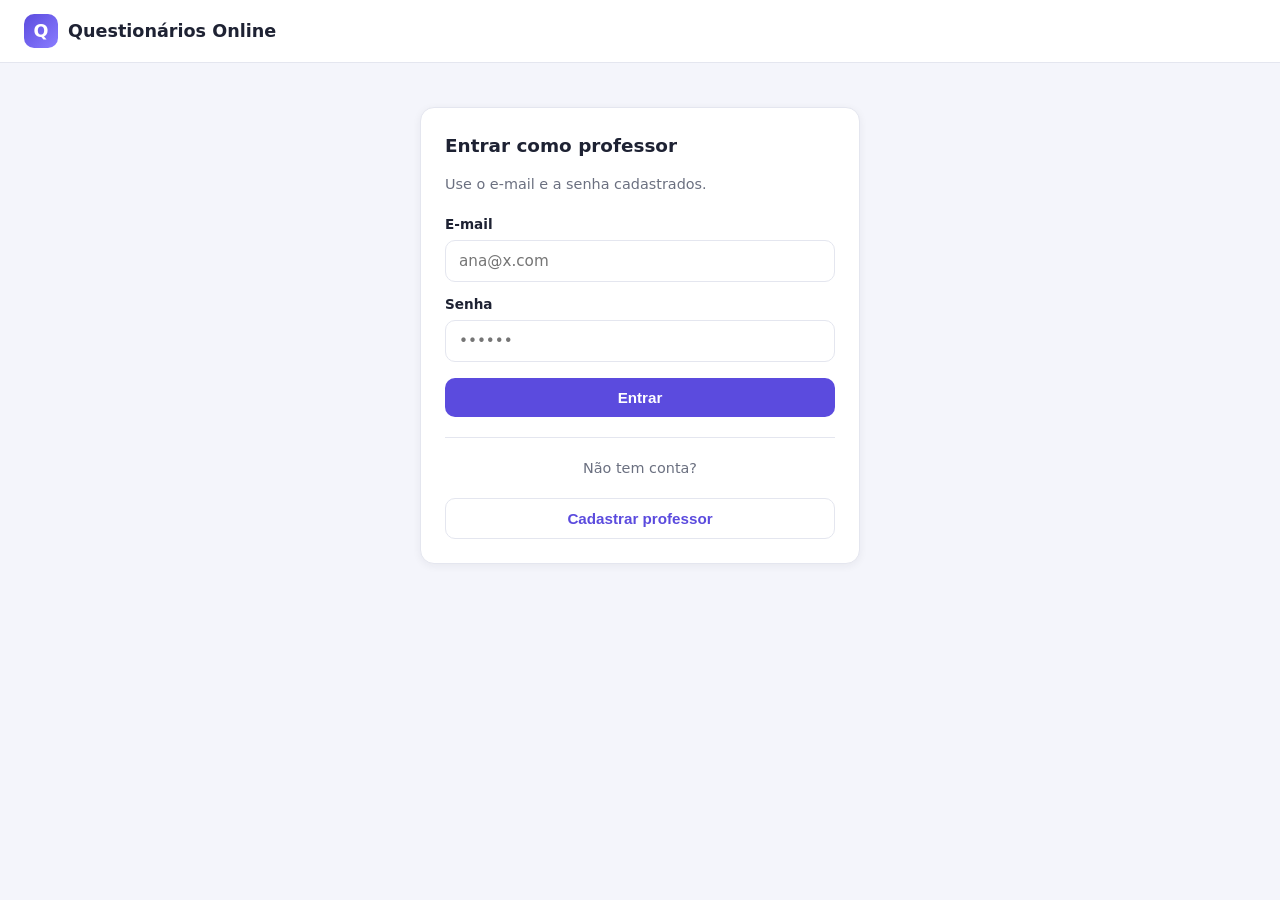
<file: src/main/resources/static/index.html>
<!DOCTYPE html>
<html lang="pt-BR">
<head>
  <meta charset="UTF-8" />
  <meta name="viewport" content="width=device-width, initial-scale=1.0" />
  <title>Questionários Online — Professor</title>
  <link rel="stylesheet" href="css/styles.css" />
</head>
<body>
  <!-- Barra superior -->
  <div class="topbar">
    <div class="brand"><span class="logo">Q</span> Questionários Online</div>
    <button id="btnLogout" class="btn btn-ghost btn-sm hidden">Sair</button>
  </div>

  <!-- ===================== TELA DE LOGIN ===================== -->
  <div id="loginView" class="container container-narrow">
    <div class="card mt">
      <h2>Entrar como professor</h2>
      <p class="subtitle">Use o e-mail e a senha cadastrados.</p>
      <div id="loginAlert"></div>
      <label>E-mail</label>
      <input id="loginEmail" type="email" placeholder="ana@x.com" />
      <label>Senha</label>
      <input id="loginSenha" type="password" placeholder="••••••" />
      <button id="btnLogin" class="btn btn-block mt">Entrar</button>
      <div class="divider"></div>
      <p class="subtitle center">Não tem conta?</p>
      <button id="btnShowCadastro" class="btn btn-ghost btn-block">Cadastrar professor</button>
    </div>

    <!-- Cadastro de professor -->
    <div id="cadastroCard" class="card hidden">
      <h2>Cadastrar professor</h2>
      <div id="cadastroAlert"></div>
      <label>Nome</label>
      <input id="cadNome" type="text" placeholder="Ana Souza" />
      <label>E-mail</label>
      <input id="cadEmail" type="email" placeholder="ana@x.com" />
      <label>Senha</label>
      <input id="cadSenha" type="password" placeholder="••••••" />
      <button id="btnCadastrar" class="btn btn-block mt">Criar conta</button>
    </div>
  </div>

  <!-- ===================== PAINEL DO PROFESSOR ===================== -->
  <div id="appView" class="container hidden">
    <div class="tabs">
      <div class="tab active" data-tab="questionarios">Questionários</div>
      <div class="tab" data-tab="alunos">Alunos</div>
      <div class="tab" data-tab="enviar">Enviar</div>
      <div class="tab" data-tab="estatisticas">Estatísticas</div>
    </div>

    <!-- Aba: Questionários -->
    <section id="tab-questionarios">
      <div class="card">
        <h2>Novo questionário</h2>
        <p class="subtitle">Preencha os dados, adicione perguntas e marque a(s) alternativa(s) correta(s).</p>
        <div id="qAlert"></div>
        <label>Título</label>
        <input id="qTitulo" type="text" placeholder="Java Básico" />
        <div class="row">
          <div>
            <label>Descrição</label>
            <input id="qDescricao" type="text" placeholder="Avaliação inicial" />
          </div>
          <div>
            <label>Validade do link (minutos)</label>
            <input id="qValidade" type="number" value="60" min="1" />
          </div>
        </div>

        <label class="mt">Perguntas</label>
        <div id="perguntasContainer"></div>
        <button id="btnAddPergunta" class="btn btn-ghost btn-sm">+ Adicionar pergunta</button>

        <div class="divider"></div>
        <button id="btnSalvarQuestionario" class="btn">Salvar questionário</button>
      </div>

      <div class="card">
        <h2>Questionários criados</h2>
        <div id="listaQuestionarios"><p class="muted">Carregando…</p></div>
      </div>
    </section>

    <!-- Aba: Alunos -->
    <section id="tab-alunos" class="hidden">
      <div class="card">
        <h2>Cadastrar aluno</h2>
        <div id="aAlert"></div>
        <label>Nome</label>
        <input id="aNome" type="text" placeholder="João Silva" />
        <div class="row">
          <div><label>E-mail</label><input id="aEmail" type="email" placeholder="joao@x.com" /></div>
          <div><label>Matrícula</label><input id="aMatricula" type="text" placeholder="2024001" /></div>
        </div>
        <button id="btnSalvarAluno" class="btn mt">Cadastrar aluno</button>
      </div>
      <div class="card">
        <h2>Alunos cadastrados</h2>
        <div id="listaAlunos"><p class="muted">Carregando…</p></div>
      </div>
    </section>

    <!-- Aba: Enviar -->
    <section id="tab-enviar" class="hidden">
      <div class="card">
        <h2>Enviar questionário a um aluno</h2>
        <p class="subtitle">Gera um token temporário e (simula) o envio do link por e-mail.</p>
        <div id="eAlert"></div>
        <label>Questionário</label>
        <select id="eQuestionario"></select>
        <label>Aluno</label>
        <select id="eAluno"></select>
        <button id="btnEnviar" class="btn mt">Gerar link e enviar</button>

        <div id="linkGeradoBox" class="hidden">
          <div class="divider"></div>
          <div class="alert alert-success">Link gerado! O aluno acessaria por e-mail — para testar, copie abaixo:</div>
          <div class="copybox">
            <input id="linkGerado" type="text" readonly />
            <button id="btnCopiar" class="btn btn-ghost btn-sm">Copiar</button>
          </div>
          <a id="linkAbrir" class="btn btn-ghost btn-sm mt" target="_blank">Abrir página do aluno ↗</a>
        </div>
      </div>
    </section>

    <!-- Aba: Estatísticas -->
    <section id="tab-estatisticas" class="hidden">
      <div class="card">
        <h2>Estatísticas do questionário</h2>
        <div id="sAlert"></div>
        <label>Questionário</label>
        <select id="sQuestionario"></select>
        <button id="btnCarregarStats" class="btn mt">Ver estatísticas</button>
        <div id="statsResultado" class="mt"></div>
      </div>
    </section>
  </div>

  <script src="js/app.js"></script>
</body>
</html>
</file>
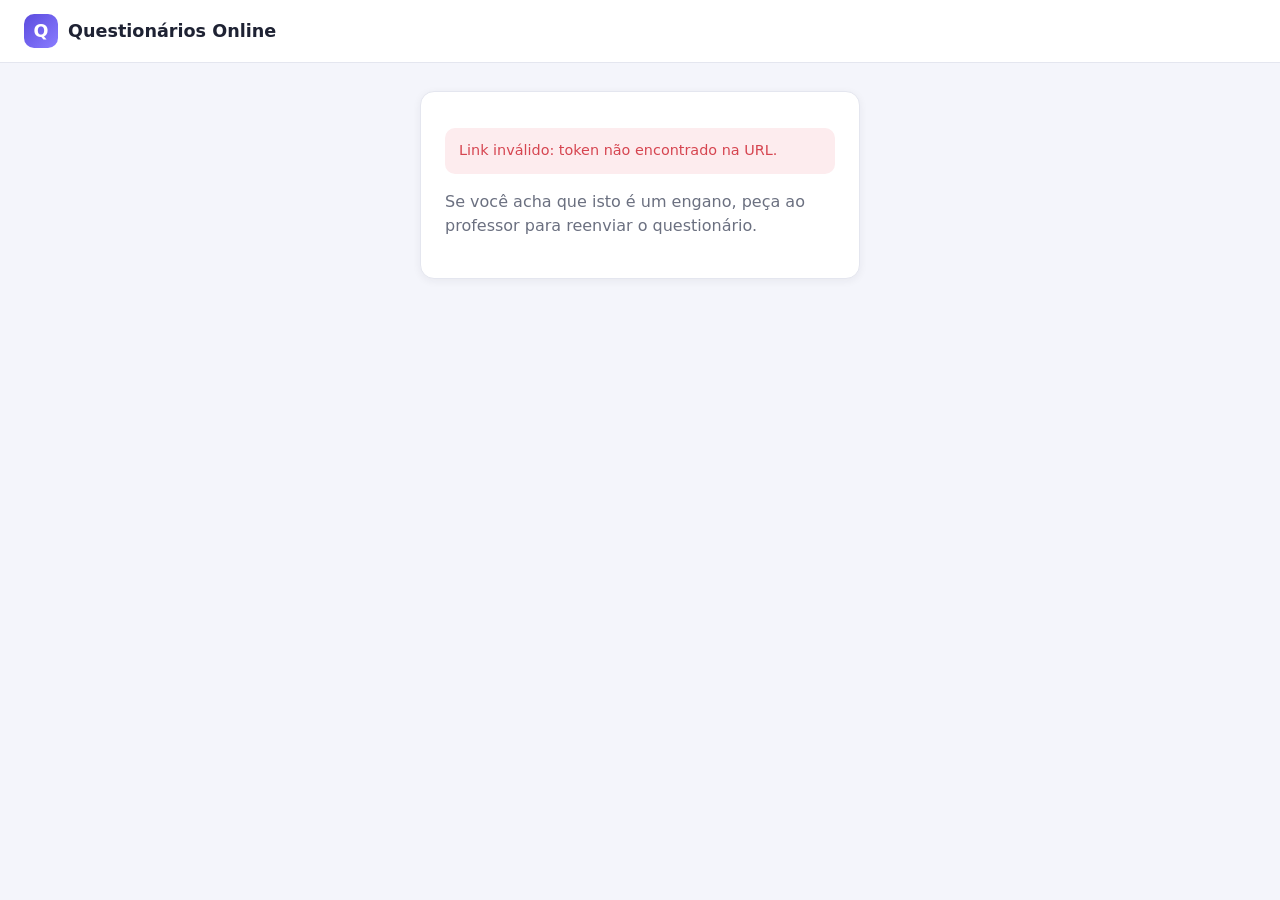
<file: src/main/resources/static/responder.html>
<!DOCTYPE html>
<html lang="pt-BR">
<head>
  <meta charset="UTF-8" />
  <meta name="viewport" content="width=device-width, initial-scale=1.0" />
  <title>Responder Questionário</title>
  <link rel="stylesheet" href="css/styles.css" />
</head>
<body>
  <div class="topbar">
    <div class="brand"><span class="logo">Q</span> Questionários Online</div>
  </div>

  <div class="container container-narrow">
    <!-- Estado de carregamento -->
    <div id="loading" class="card center"><p class="muted">Carregando questionário…</p></div>

    <!-- Erro (token inválido/expirado/usado) -->
    <div id="erroView" class="card hidden">
      <div id="erroMsg" class="alert alert-error"></div>
      <p class="muted">Se você acha que isto é um engano, peça ao professor para reenviar o questionário.</p>
    </div>

    <!-- Formulário do questionário -->
    <div id="quizView" class="hidden">
      <div class="card">
        <h2 id="quizTitulo"></h2>
        <p id="quizDescricao" class="subtitle"></p>
      </div>
      <div id="perguntas"></div>
      <div id="quizAlert"></div>
      <button id="btnEnviarRespostas" class="btn btn-block">Enviar respostas</button>
      <p class="muted center mt" style="font-size:0.8rem;">Você só pode responder uma vez.</p>
    </div>

    <!-- Resultado da correção -->
    <div id="resultView" class="hidden">
      <div class="card">
        <div class="result-hero">
          <div class="muted">Sua nota</div>
          <div id="rGrade" class="grade"></div>
        </div>
        <div class="stat-cards mt">
          <div class="stat-card"><div id="rAcertos" class="num"></div><div class="lbl">Acertos</div></div>
          <div class="stat-card"><div id="rErros" class="num"></div><div class="lbl">Erros</div></div>
          <div class="stat-card"><div id="rPerc" class="num"></div><div class="lbl">Aproveitamento</div></div>
        </div>
        <div class="divider"></div>
        <button id="btnVerRespostas" class="btn btn-ghost btn-block">Ver minhas respostas</button>
        <div id="respostasDetalhe" class="mt"></div>
      </div>
    </div>
  </div>

  <script src="js/responder.js"></script>
</body>
</html>
</file>
<file: src/main/resources/static/css/styles.css>
/* ============================================================
   Estilos do frontend do Sistema de Questionários.
   Design system simples: variáveis de cor, cards, botões e formulários.
   ============================================================ */

:root {
  --bg: #f4f5fb;
  --surface: #ffffff;
  --primary: #5b4bde;
  --primary-dark: #4939c4;
  --primary-soft: #ece9ff;
  --text: #1e2233;
  --text-muted: #6b7080;
  --border: #e4e6ef;
  --success: #1e9e6a;
  --success-soft: #e2f6ee;
  --danger: #d64550;
  --danger-soft: #fdecee;
  --warning: #c98a00;
  --radius: 14px;
  --shadow: 0 10px 30px rgba(30, 34, 51, 0.08);
  --shadow-sm: 0 2px 8px rgba(30, 34, 51, 0.06);
  font-family: "Segoe UI", system-ui, -apple-system, Roboto, Arial, sans-serif;
}

* { box-sizing: border-box; }

body {
  margin: 0;
  background: var(--bg);
  color: var(--text);
  line-height: 1.5;
}

a { color: var(--primary); }

/* ---------- Layout ---------- */
.topbar {
  background: var(--surface);
  border-bottom: 1px solid var(--border);
  padding: 14px 24px;
  display: flex;
  align-items: center;
  justify-content: space-between;
  position: sticky;
  top: 0;
  z-index: 10;
}
.brand { display: flex; align-items: center; gap: 10px; font-weight: 700; font-size: 1.1rem; }
.brand .logo {
  width: 34px; height: 34px; border-radius: 10px;
  background: linear-gradient(135deg, var(--primary), #8a7dff);
  display: grid; place-items: center; color: #fff; font-size: 1.1rem;
}
.container { max-width: 960px; margin: 0 auto; padding: 28px 20px 60px; }
.container-narrow { max-width: 480px; }

/* ---------- Cards ---------- */
.card {
  background: var(--surface);
  border: 1px solid var(--border);
  border-radius: var(--radius);
  box-shadow: var(--shadow-sm);
  padding: 24px;
  margin-bottom: 20px;
}
.card h2 { margin: 0 0 4px; font-size: 1.15rem; }
.card .subtitle { color: var(--text-muted); font-size: 0.9rem; margin-bottom: 18px; }

/* ---------- Forms ---------- */
label { display: block; font-weight: 600; font-size: 0.85rem; margin: 12px 0 6px; }
input, select, textarea {
  width: 100%;
  padding: 11px 13px;
  border: 1px solid var(--border);
  border-radius: 10px;
  font-size: 0.95rem;
  font-family: inherit;
  background: #fff;
  color: var(--text);
  transition: border-color .15s, box-shadow .15s;
}
input:focus, select:focus, textarea:focus {
  outline: none;
  border-color: var(--primary);
  box-shadow: 0 0 0 3px var(--primary-soft);
}
.row { display: flex; gap: 12px; flex-wrap: wrap; }
.row > * { flex: 1; min-width: 140px; }

/* ---------- Buttons ---------- */
.btn {
  display: inline-flex; align-items: center; justify-content: center; gap: 8px;
  padding: 11px 18px;
  border: none;
  border-radius: 10px;
  background: var(--primary);
  color: #fff;
  font-size: 0.95rem;
  font-weight: 600;
  cursor: pointer;
  transition: background .15s, transform .05s;
}
.btn:hover { background: var(--primary-dark); }
.btn:active { transform: translateY(1px); }
.btn:disabled { opacity: .6; cursor: not-allowed; }
.btn-block { width: 100%; }
.btn-ghost { background: transparent; color: var(--primary); border: 1px solid var(--border); }
.btn-ghost:hover { background: var(--primary-soft); }
.btn-sm { padding: 7px 12px; font-size: 0.85rem; }
.btn-danger-ghost { background: transparent; color: var(--danger); border: 1px solid var(--border); }
.btn-danger-ghost:hover { background: var(--danger-soft); }

/* ---------- Tabs ---------- */
.tabs { display: flex; gap: 6px; margin-bottom: 22px; flex-wrap: wrap; }
.tab {
  padding: 9px 16px; border-radius: 999px; cursor: pointer;
  font-weight: 600; font-size: 0.9rem; color: var(--text-muted);
  background: transparent; border: 1px solid transparent;
}
.tab:hover { background: var(--surface); }
.tab.active { background: var(--primary); color: #fff; }

/* ---------- Misc ---------- */
.muted { color: var(--text-muted); }
.hidden { display: none !important; }
.pill {
  display: inline-block; padding: 3px 10px; border-radius: 999px;
  font-size: 0.75rem; font-weight: 600; background: var(--primary-soft); color: var(--primary-dark);
}
.list-item {
  display: flex; align-items: center; justify-content: space-between; gap: 12px;
  padding: 12px 14px; border: 1px solid var(--border); border-radius: 10px; margin-bottom: 8px;
}
.list-item .meta { font-size: 0.82rem; color: var(--text-muted); }

/* Alerts */
.alert { padding: 12px 14px; border-radius: 10px; font-size: 0.9rem; margin: 12px 0; }
.alert-error { background: var(--danger-soft); color: var(--danger); }
.alert-success { background: var(--success-soft); color: var(--success); }
.alert-info { background: var(--primary-soft); color: var(--primary-dark); }

/* Question builder */
.pergunta-box { border: 1px dashed var(--border); border-radius: 12px; padding: 16px; margin-bottom: 14px; background: #fbfbfe; }
.pergunta-box .ph { display: flex; justify-content: space-between; align-items: center; }
.alt-row { display: flex; align-items: center; gap: 10px; margin-top: 8px; }
.alt-row input[type=text] { flex: 1; }
.alt-row .correct-wrap { display: flex; align-items: center; gap: 6px; white-space: nowrap; font-size: 0.82rem; color: var(--text-muted); }
.alt-row input[type=checkbox], .alt-row input[type=radio] { width: auto; }

/* Stats bars */
.stat-cards { display: flex; gap: 12px; flex-wrap: wrap; margin-bottom: 20px; }
.stat-card { flex: 1; min-width: 110px; background: var(--primary-soft); border-radius: 12px; padding: 14px; text-align: center; }
.stat-card .num { font-size: 1.6rem; font-weight: 800; color: var(--primary-dark); }
.stat-card .lbl { font-size: 0.78rem; color: var(--text-muted); }
.bar-track { background: var(--border); border-radius: 999px; height: 10px; overflow: hidden; margin-top: 6px; }
.bar-fill { background: linear-gradient(90deg, var(--success), #46c58c); height: 100%; }

/* Answer options */
.opt {
  display: flex; align-items: center; gap: 12px; padding: 12px 14px;
  border: 1px solid var(--border); border-radius: 10px; margin-top: 8px; cursor: pointer;
  transition: border-color .12s, background .12s;
}
.opt:hover { border-color: var(--primary); background: var(--primary-soft); }
.opt input { width: auto; }

/* Result */
.result-hero { text-align: center; padding: 10px 0 4px; }
.result-hero .grade { font-size: 3rem; font-weight: 800; color: var(--primary); }

.center { text-align: center; }
.mt { margin-top: 16px; }
.divider { height: 1px; background: var(--border); margin: 20px 0; }
.copybox { display: flex; gap: 8px; margin-top: 8px; }
.copybox input { font-size: 0.82rem; }
</file>
